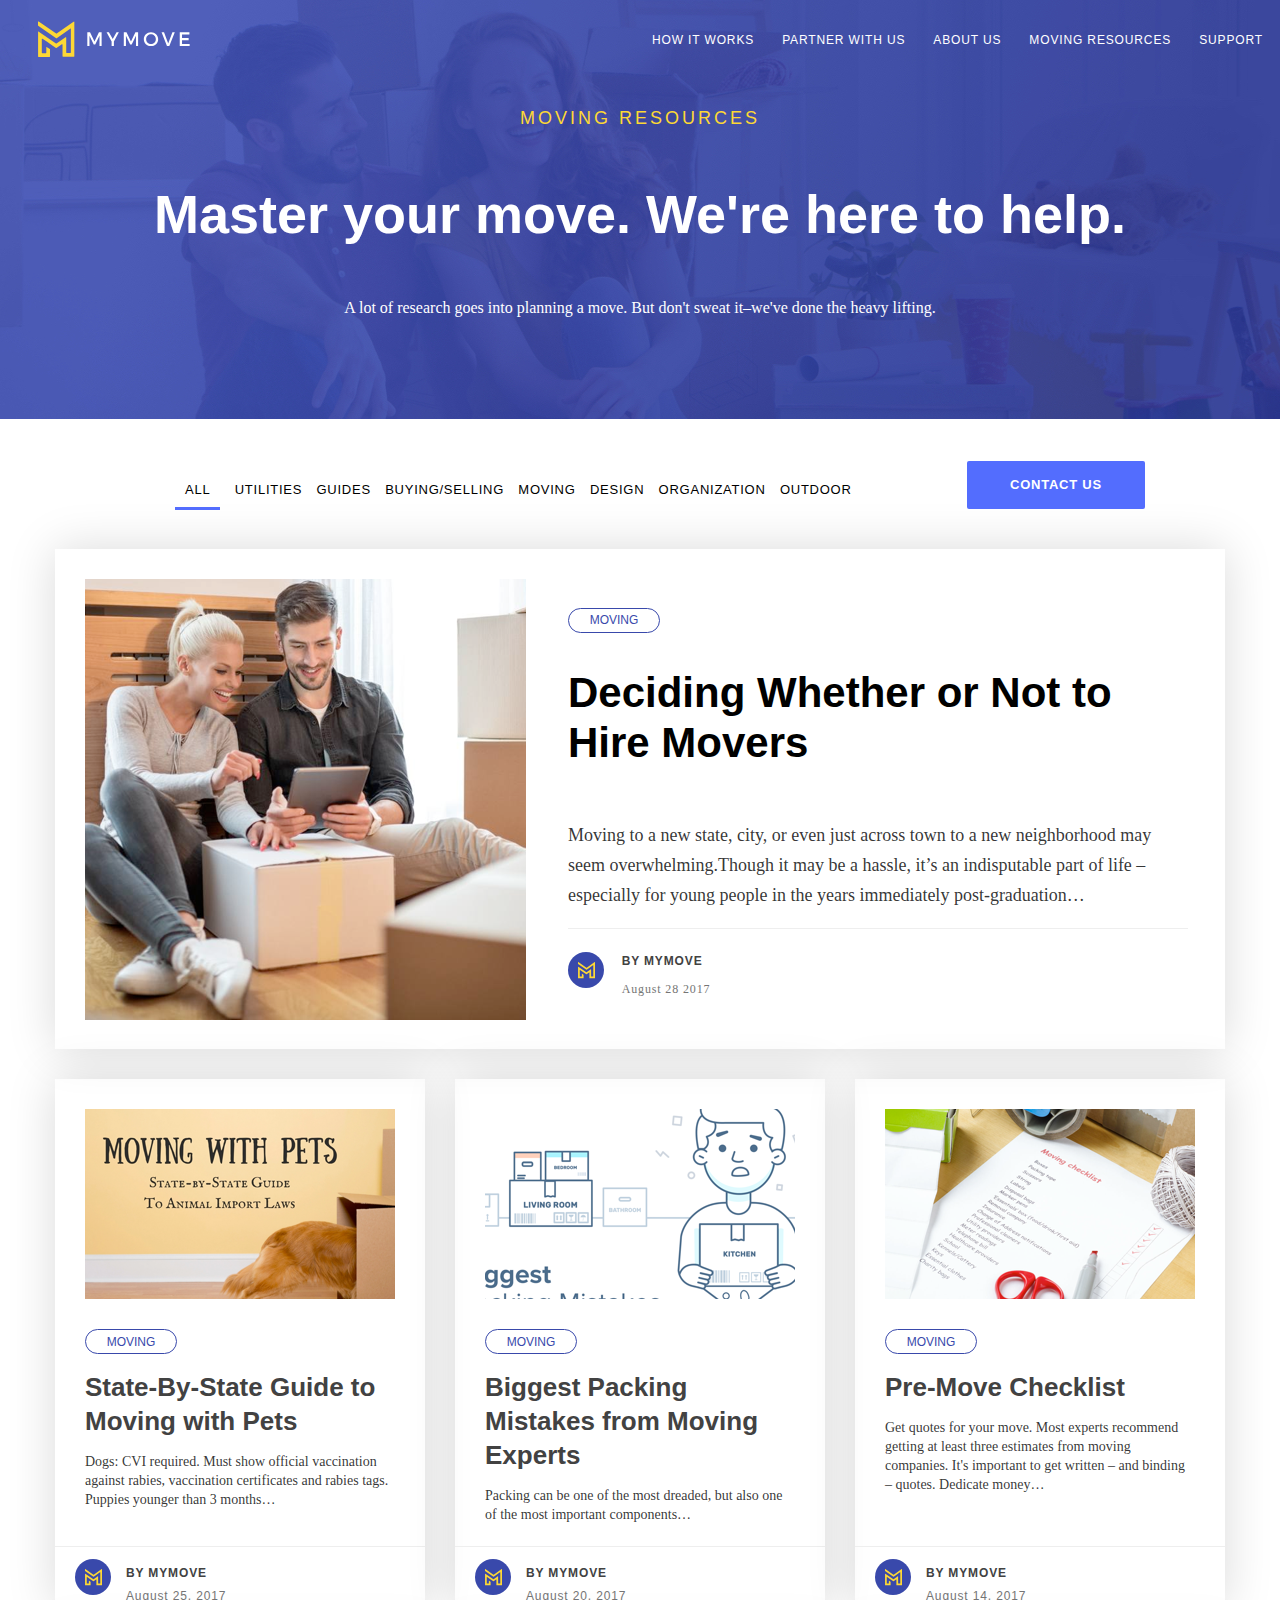
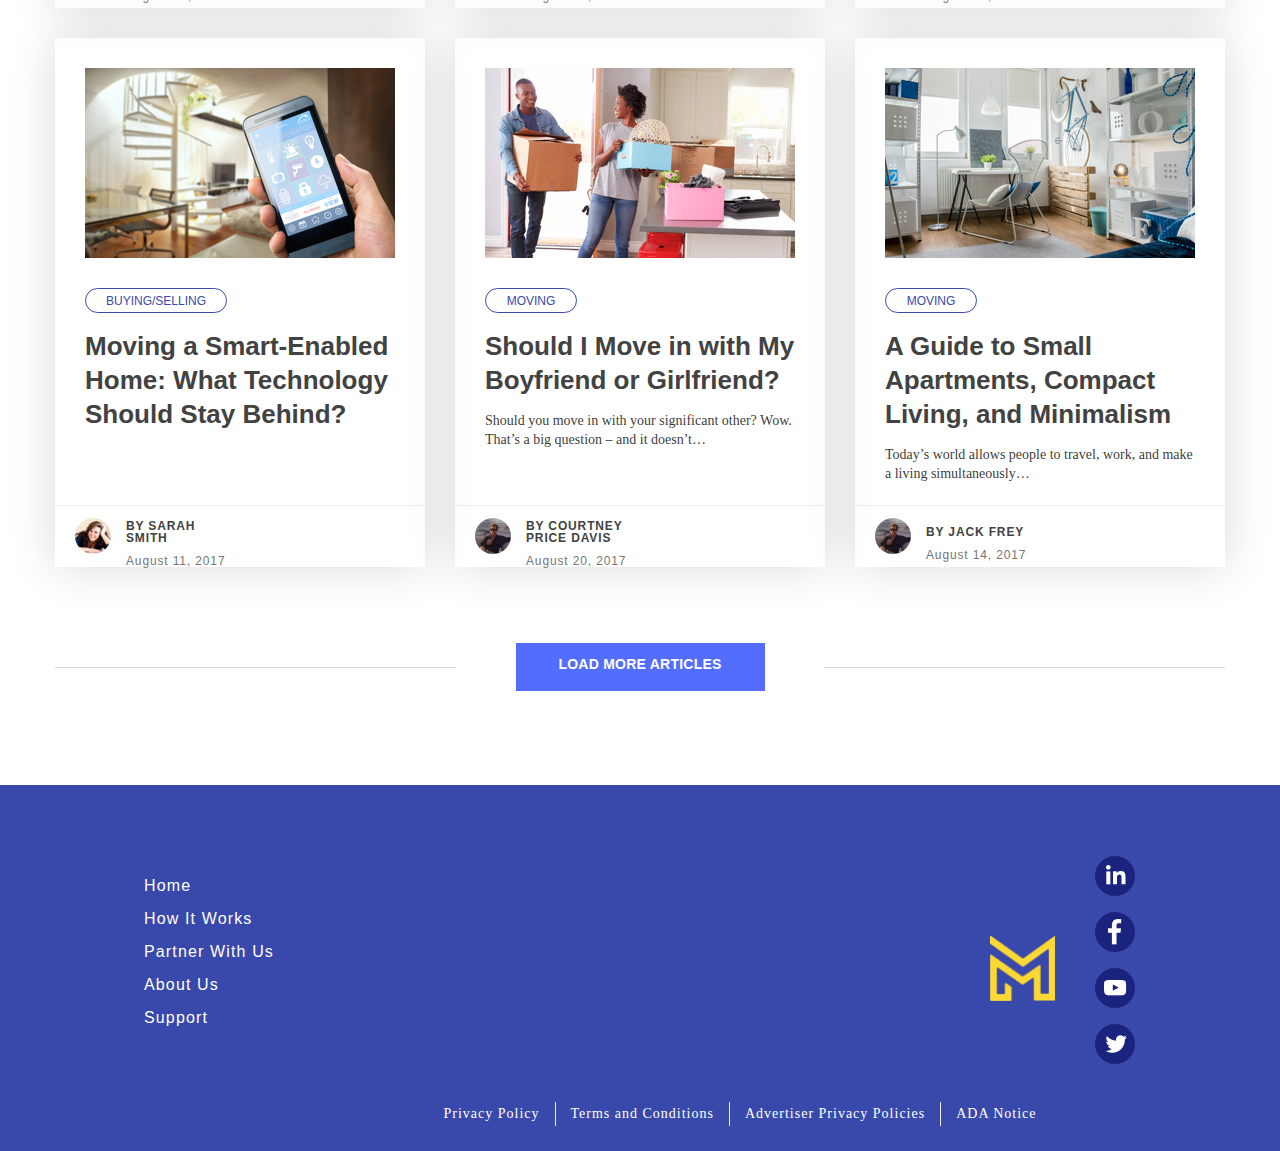
<file: index.html>
<!DOCTYPE html>
<html lang="en">

<head>
    <meta charset="UTF-8">
    <meta name="viewport" content="width=device-width, initial-scale=1.0">
    <meta http-equiv="X-UA-Compatible" content="ie=edge">
    <title>Master Your Move | MYMOVE</title>
    <link rel="icon" type="image/gif" href="assets/img/titleicon.png" />
    <link rel="stylesheet" href="assets/css/style.css">

</head>

<body>
    <header class="hero__container" >
        <nav class="hero__nav" >
                <!-- The <nav> element lets you mark up the various navigation sections of your website.  -->
            <div class="hero__nav--icon">
                <a href="#"><img src="assets/img/hero__logo.svg" alt="Hero image"></a>
            </div>
            <div class="topnav" >
                <!---TOP NAV-->
                <ul class="hero__nav__items">
                    <li><a href="#">how it works</a></li>
                    <li><a href="#">partner with us</a></li>
                    <li><a href="#">about us</a></li>
                    <li><a href="#">moving resources</a></li>
                    <li><a href="#">support</a></li>
                </ul>
                <div class="hero__nav__hamburger">
                    <a href="#" class="hero--icon" aria-label="Hero Icon"></a>
                </div>
            </div>
        </nav>
        <div class="hero__text__container">
            <p class="hero__text--yellow">moving resources</p>
            <p class="hero__text--big">Master your move. We're here to help.</p>
            <p class="hero__text--small">A lot of research goes into planning a move. But don't sweat it–we've done the heavy lifting.</p>
        </div>
    </header>

    <!--MAIN PAGE NAV-->
    <ul class="blog__nav__items">
        <li class="blog__nav__active"><a href="#">all</a></li>
        <li><a href="#">utilities</a></li>
        <li><a href="#">guides</a></li>
        <li><a href="#">buying/selling</a></li>
        <li><a href="#">moving</a></li>
        <li><a href="#">design</a></li>
        <li><a href="#">organization</a></li>
        <li><a href="#">outdoor</a></li>
        <li class="blog__nav__btn--purple"><a href="#">contact us</a></li>
    </ul>
    <main class="main" >
            <!-- The <main> tag specifies the main content of a document. -->
        <article class="main__blog" title="Deciding Whether or Not to Hire Movers">
                <!-- The <section> tags define the sections in a document outline. -->
            <div class="main__blog--text">
                <!-- <div> tag is a divider for content and is most used for dividing or styling elements -->
                <h2 class="main__blog__header"><a href="articles.html" class="main__blog__link">Deciding Whether or Not to Hire Movers </a></h2>
                <a href="#" class="main__blog__logo--small">moving</a>
                <p class="main__blog--small">Moving to a new state, city, or even just across town to a new neighborhood may seem overwhelming.Though it may be a hassle, it’s an indisputable part of life – especially for young people in the years immediately post-graduation…</p>
                <div class="main__blog--divider"></div>
                <div class="main__blog__credits">
                    <div class="mymove__log-small"></div>
                    <div class="main__blog__credits__text">
                        <p class="credits__author">by mymove</p>
                        <time datetime="2017-08-28">August 28 2017</time>
                    </div>
                </div>
            </div>
            <img src="assets/img/blogbigpicture.png" alt="Picture of husband and wife." class="main__blog__image">
            <!-- Only put <img> tag inside a <div> when you have text below it (<p>) -->
        </article>
        <div class="articles">
            <article class="sub" title="State-By-State Guide to Moving with Pets">
                    <!-- The <article> element represents an independent article in a web page. -->
                <div class="sub__topcontent">
                    <img src="assets/img/2blogpost.png" alt="Picture of a dog.">
                    <h2 class="sub__text--big">State-By-State Guide to Moving with Pets</h2>
                    <a href="#" class="blog--small__logo">moving</a>
                    <p class="sub__text--small">Dogs: CVI required. Must show official vaccination against rabies, vaccination certificates and rabies
                        tags. Puppies younger than 3 months…</p>
                </div>

                <div class="sub__bottomcontent">
                    <div class="blog__credits">
                        <div class="mymove__log-small"></div>
                        <div class="blog__credits__text">
                            <p class="blog__credits__author">by mymove</p>
                            <time datetime="2017-08-25">August 25, 2017</time>
                        </div>
                    </div>
                </div>
            </article>
            <article class="sub" title="Biggest Packing Mistakes from Moving Experts">
                <div class="sub__topcontent">
                    <img src="assets/img/3blogpost.png" alt="Diagram of packing mistakes.">
                    <a href="#" class="blog--small__logo">moving</a>
                    <h2 class="sub__text--big">Biggest Packing Mistakes from Moving Experts</h2>
                    <p class="sub__text--small">Packing can be one of the most dreaded, but also one of the most important components…</p>
                </div>
                <div class="sub__bottomcontent">
                        <div class="blog__credits">
                            <div class="mymove__log-small"></div>
                            <div class="blog__credits__text">
                                <p class="blog__credits__author">by mymove</p>
                                <time datetime="2017-08-20">August 20, 2017</time>
                            </div>
                        </div>
                    </div>
            </article>
            <article class="sub" title="Pre-Move Checklist">
                <div class="sub__topcontent">
                    <img src="assets/img/1blogpost.png" alt="Picture of a dog.">
                    <h2 class="sub__text--big">Pre-Move Checklist</h2>
                    <a href="#" class="blog--small__logo">moving</a>
                    <p class="sub__text--small">Get quotes for your move. Most experts recommend getting at least three estimates from moving companies.
                        It's important to get written – and binding – quotes. Dedicate money…</p>
                </div>
                <div class="sub__bottomcontent">
                        <div class="blog__credits">
                            <div class="mymove__log-small"></div>
                            <div class="blog__credits__text">
                                <p class="blog__credits__author">by mymove</p>
                                <time datetime="2017-08-14">August 14, 2017</time>
                            </div>
                        </div>
                    </div>
            </article>
            <article class="sub" title="Moving a Smart-Enabled Home: What Technology Should Stay Behind? ">
                <div class="sub__topcontent">
                    <img src="assets/img/4blogpost.png" alt="Picture of a dog.">
                    <a href="#" class="blog__special">buying/selling</a>
                    <h2 class="sub__text--big">Moving a Smart-Enabled Home: What Technology Should Stay Behind? </h2>
                    <p class="sub__text--small"></p>
                </div>
                <div class="sub__bottomcontent">
                        <div class="blog__credits">
                            <div class="sarah--logo"></div>
                            <div class="blog__credits__text">
                                <p class="blog__credits__author">by Sarah Smith</p>
                                <time datetime="2017-08-11">August 11, 2017</time>
                            </div>
                        </div>
                    </div>
            </article>
            <article class="sub" title="Should I Move in with My Boyfriend or Girlfriend?">
                <div class="sub__topcontent">
                    <img src="assets/img/5blogpost.png" alt="Picture of a dog.">
                    <a href="#" class="blog--small__logo">moving</a>
                    <h2 class="sub__text--big">Should I Move in with My Boyfriend or Girlfriend? </h2>
                    <p class="sub__text--small">Should you move in with your significant other? Wow. That’s a big question – and it doesn’t…</p>
                </div>

                <div class="sub__bottomcontent">
                        <div class="blog__credits">
                            <div class="jack--logo"></div>
                            <div class="blog__credits__text">
                                <p class="blog__credits__author">by Courtney Price Davis</p>
                                <time datetime="2017-08-20">August 20, 2017</time>
                            </div>
                        </div>
                </div>
            </article>
            <article class="sub" title="A Guide to Small Apartments, Compact Living, and Minimalism">
                <div class="sub__topcontent">
                    <img src="assets/img/6blogpost.png" alt="Picture of a dog.">
                    <a href="#" class="blog--small__logo">moving</a>
                    <h2 class="sub__text--big">A Guide to Small Apartments, Compact Living, and Minimalism</h2>
                    <p class="sub__text--small">Today’s world allows people to travel, work, and make a living simultaneously…</p>
                </div>
                <div class="sub__bottomcontent">
                        <div class="blog__credits">
                            <div class="jack--logo"></div>
                            <div class="blog__credits__text">
                                <p class="blog__credits__author">by Jack Frey</p>
                                <time datetime="2017-08-11">August 14, 2017</time>
                            </div>
                        </div>
                </div>
            </article>
            <div class="morearticles">
                <div class="morearticles__break"></div>
                <div class="morearticles__link">
                    <a href="articles.html">
                        <p>load more articles</p>
                    </a>
                </div>
                <div class="morearticles__break"></div>
            </div>
        </div>
    </main>
    <footer class="footer" >
            <ul class="footer__nav--left__items">
                <li><a href="index.html">Home</a></li>
                <li><a href="#">How It Works</a></li>
                <li><a href="#">Partner With Us</a></li>
                <li><a href="#">About Us</a></li>
                <li><a href="#">Support</a></li>
            </ul>
            <ul class="footer__nav--bottom">
                <li><a href="#">Privacy Policy</a></li>
                <li><a href="#">Terms and Conditions </a></li>
                <li><a href="#">Advertiser Privacy Policies </a></li>
                <li><a href="#">ADA Notice</a></li>
            </ul>
            <div class="footer__nav--right__logos">
                <a href="https://mymove.com/" class="mymove__footer--icon" aria-label="MyMove icon"></a>
                <ul>
                    <li class="footer--icon linkedin--icon"><a href="https://www.linkedin.com" aria-label="Link to LinkedIn"></a></li>
                    <li class="footer--icon facebook--icon"><a href="https://www.facebook.com" aria-label="Link to Facebook"></a></li>
                    <li class="footer--icon youtube--icon"><a href="https://www.youtube.com" aria-label="Link to YouTube"></a></li>
                    <li class="footer--icon twitter--icon"><a href="https://www.twitter.com" aria-label="Link to Twitter"></a></li>
                </ul>
            </div>
    </footer>
</body>

</html>
</file>
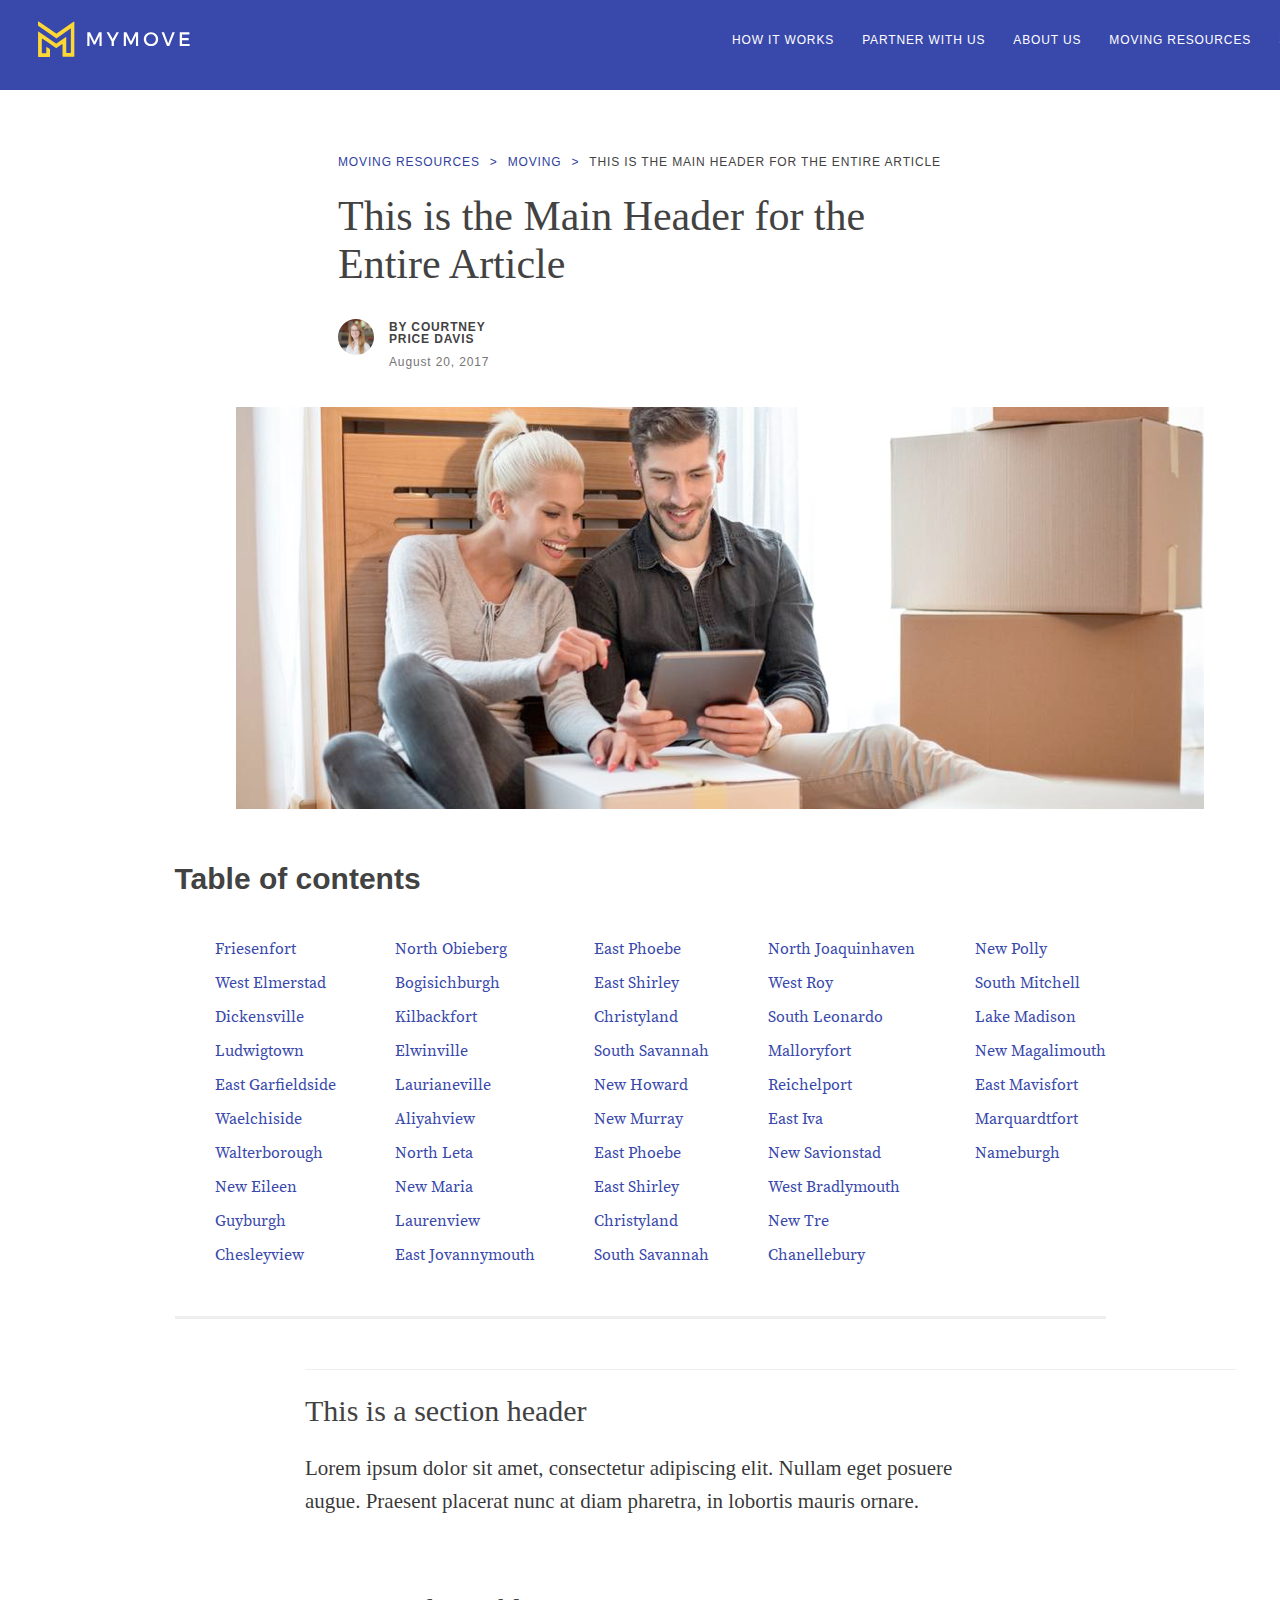
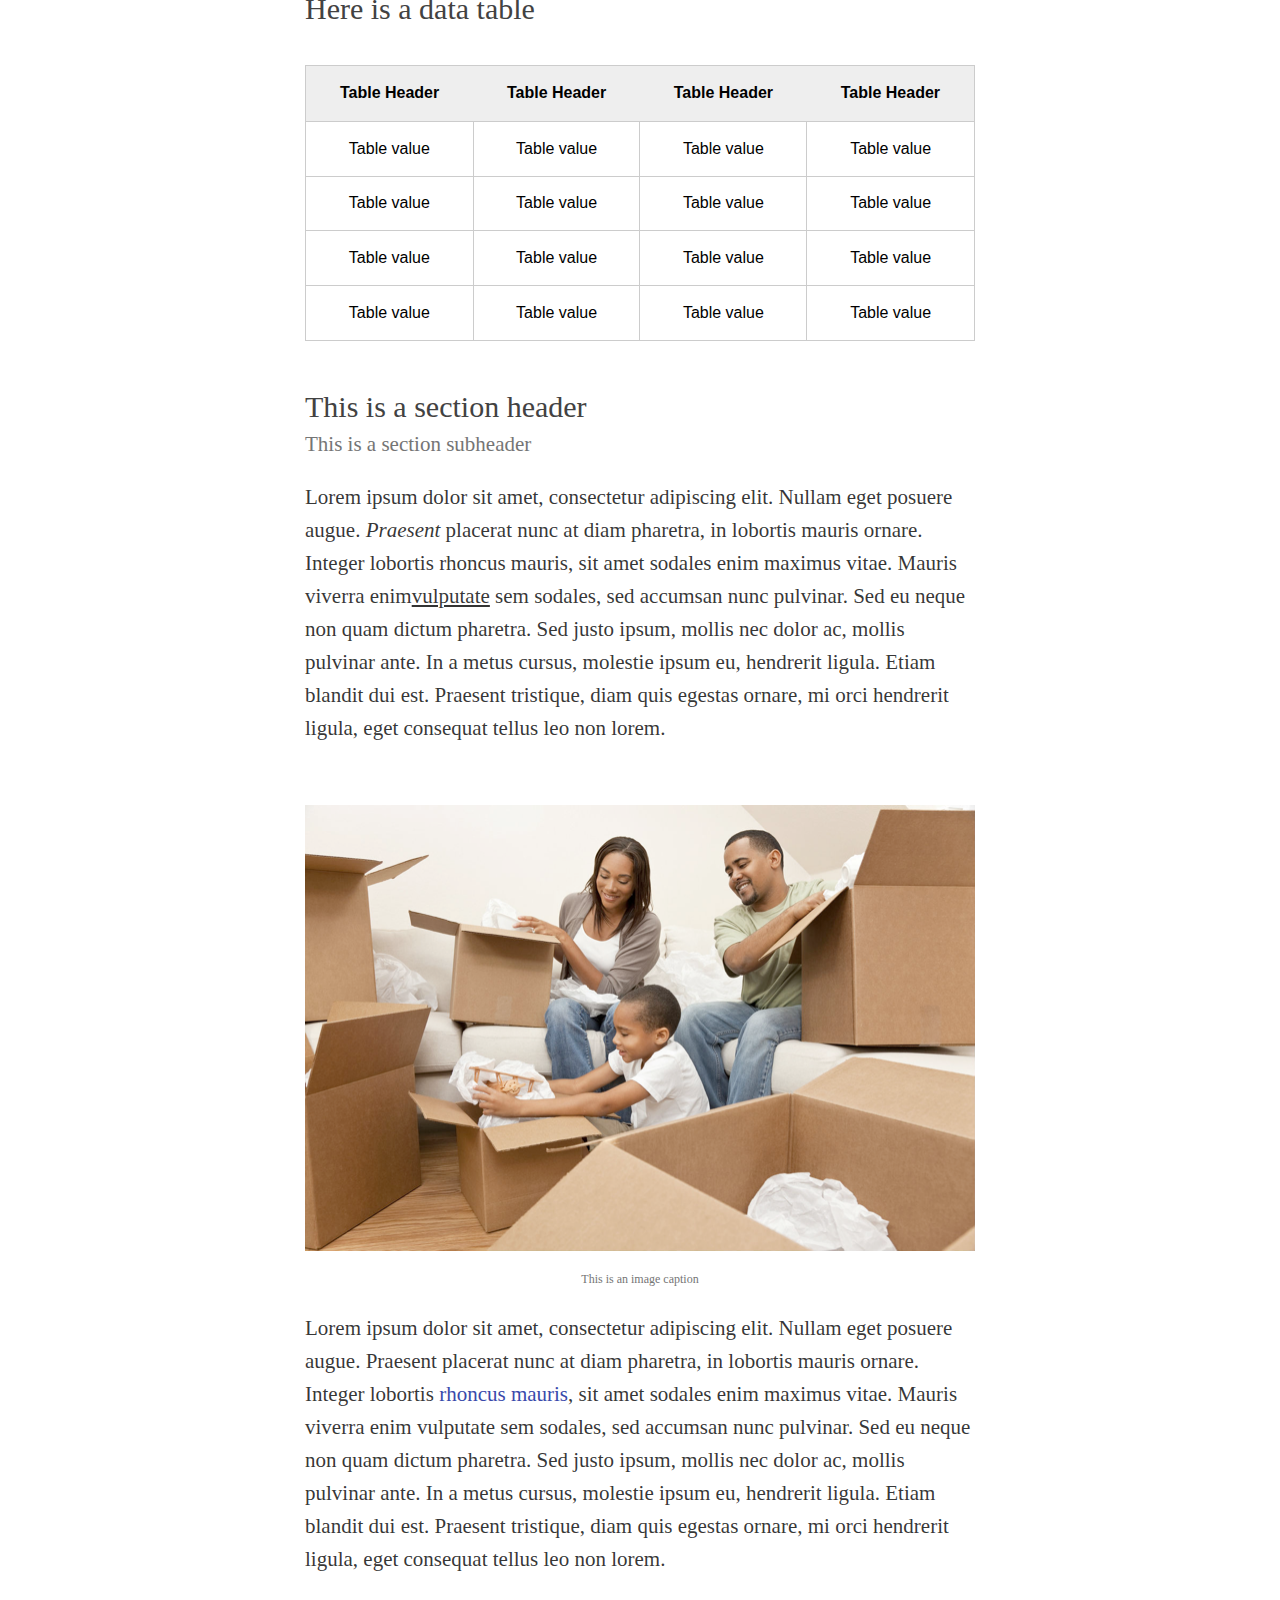
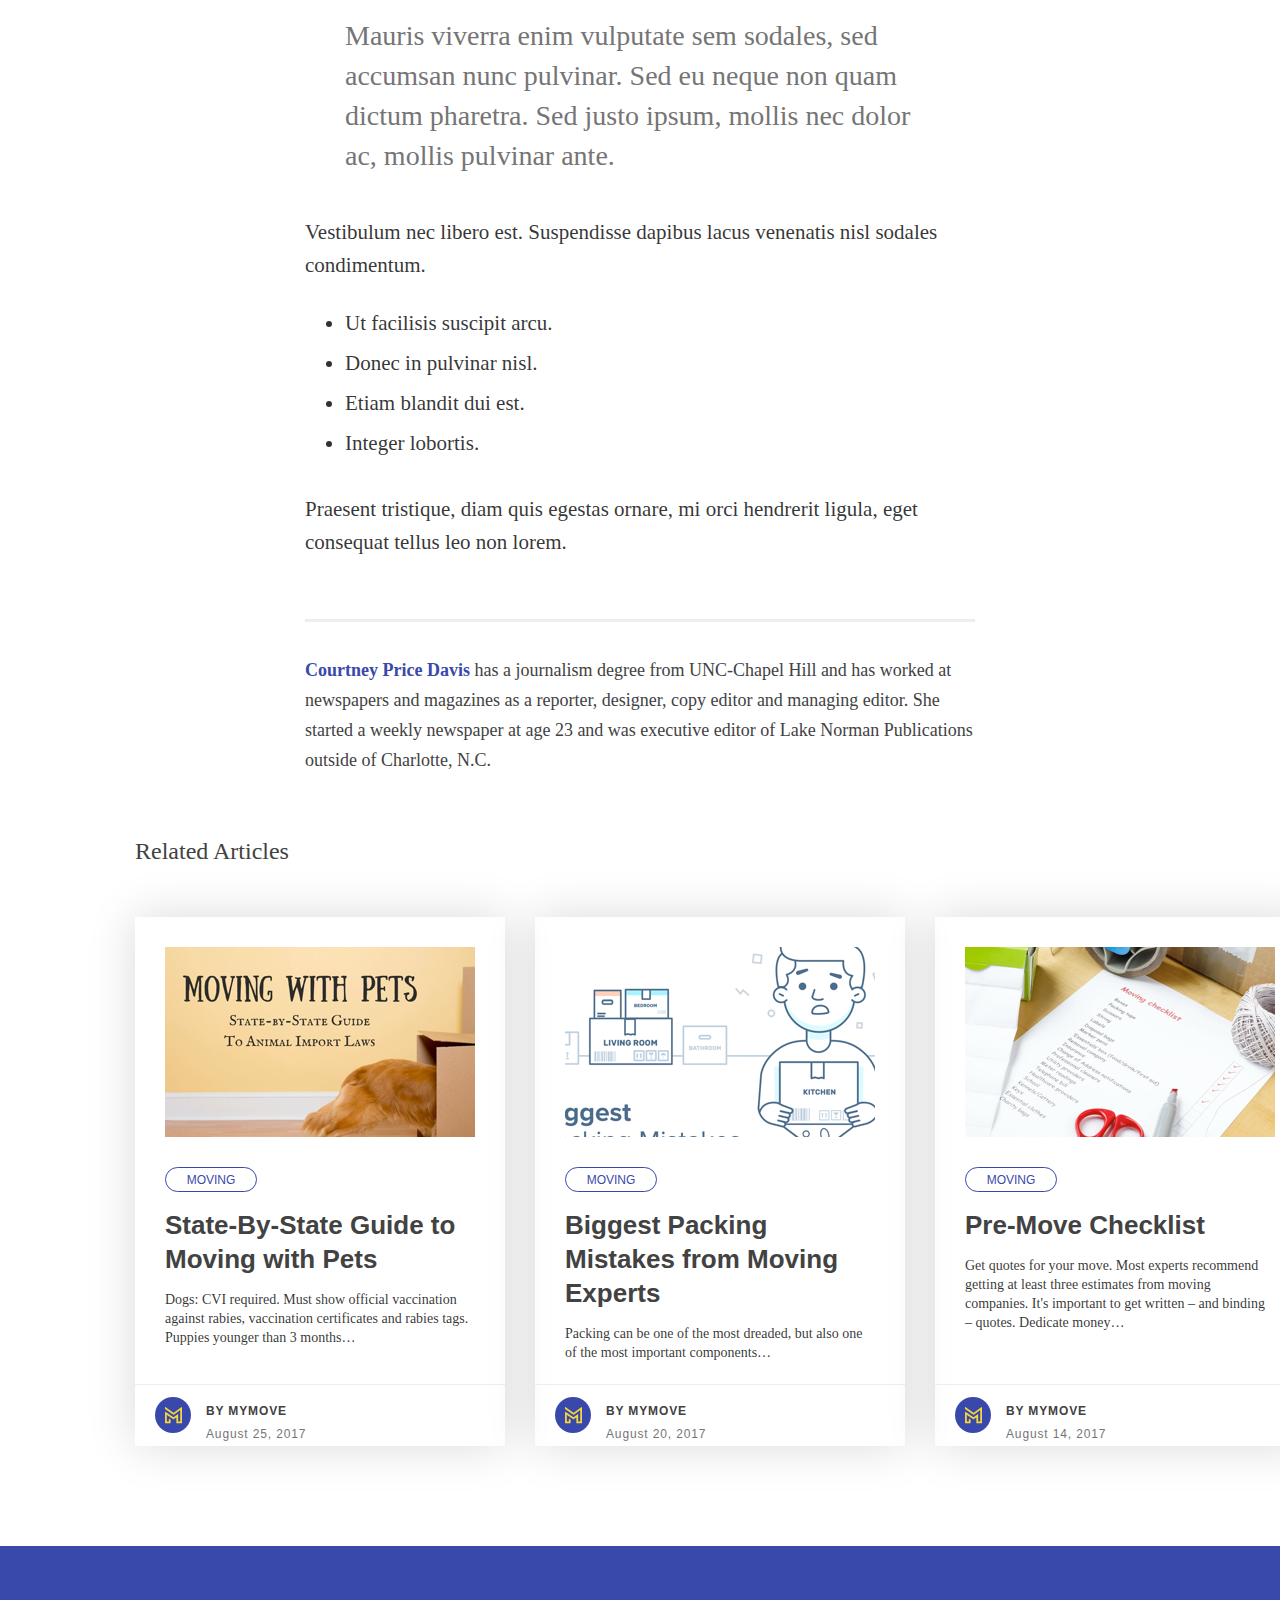
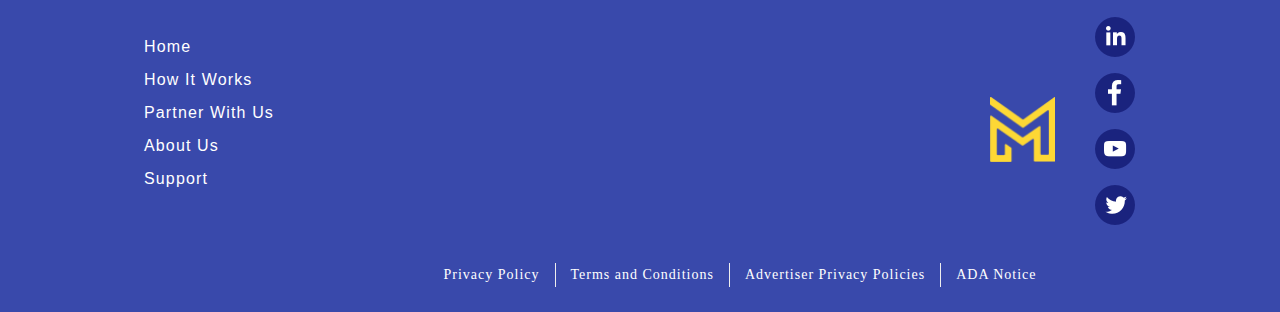
<file: articles.html>
<!DOCTYPE html>
<html lang="en">
    <head>
        <meta charset="UTF-8">
        <meta name="viewport" content="width=device-width, initial-scale=1.0">
        <meta http-equiv="X-UA-Compatible" content="ie=edge">
        <title>Moving | MYMOVE</title>
        <link rel="icon" type="image/gif" href="assets/img/titleicon.png" />
        <link rel="stylesheet" href="assets/css/style.css">
    </head>
    <body>
        <header class="moving__hero__container" >
            <nav class="hero__nav sticky" >
                <div class="hero__nav--icon">
                    <a href="index.html">
                        <img src="assets/img/hero__logo.svg" alt="Logo for hero">
                    </a>
                </div>
                <div class="topnav">
                    <!--TOP NAV-->
                    <ul class="hero__nav__items">
                        <li><a href="#">how it works</a></li>
                        <li><a href="#">partner with us</a></li>
                        <li><a href="#">about us</a></li>
                        <li><a href="#">moving resources</a></li>
                        <li><a href="#">support</a></li>
                    </ul>
                    <div class="hero__nav__hamburger">
                        <a href="#" class="hero--icon" aria-label="Hero Icon"></a>
                    </div>
                </div>
            </nav>
        </header>
        <main >
            <div class="article__top">
                <ul class="article__breadcrums">
                    <li>moving Resources </li>
                    <li>&gt;</li>
                    <li>Moving</li>
                    <li>&gt;</li>
                    <li>This is the Main Header for the Entire Article</li>
                </ul>
                <h1 class="article__header">This is the Main Header for the
                    <br> Entire Article</h1>
                <div class="blog__credits">
                    <div class="courtney--logo"></div>
                    <div class="blog__credits__text">
                        <p class="blog__credits__author">by Courtney Price Davis </p>
                        <time datetime="2017-08-25">August 20, 2017</time>
                    </div>
                </div>
            </div>
            <img src="assets/img/articlebig.png" alt="Picture of couple" class="article__img">
            <section class="article__toc" title="Table of contents">
                <h2 class="article__toc__header">Table of contents</h2>
                <div class="article__toc__lists">
                    <div>
                        <ul>
                            <li>Friesenfort</li>
                            <li>West Elmerstad</li>
                            <li>Dickensville</li>
                            <li>Ludwigtown</li>
                            <li>East Garfieldside</li>
                            <li>Waelchiside</li>
                            <li>Walterborough</li>
                            <li>New Eileen</li>
                            <li>Guyburgh</li>
                            <li>Chesleyview</li>
                        </ul>
                    </div>

                    <div>
                        <ul>
                            <li>North Obieberg</li>
                            <li>Bogisichburgh</li>
                            <li>Kilbackfort</li>
                            <li>Elwinville</li>
                            <li>Laurianeville</li>
                            <li>Aliyahview</li>
                            <li>North Leta</li>
                            <li>New Maria</li>
                            <li>Laurenview</li>
                            <li>East Jovannymouth</li>
                        </ul>
                    </div>
                    <div>
                        <ul>
                            <li>East Phoebe</li>
                            <li>East Shirley</li>
                            <li>Christyland</li>
                            <li>South Savannah</li>
                            <li>New Howard</li>
                            <li>New Murray</li>
                            <li>East Phoebe</li>
                            <li>East Shirley</li>
                            <li>Christyland</li>
                            <li>South Savannah</li>
                        </ul>
                    </div>
                    <div>
                        <ul>
                            <li>North Joaquinhaven</li>
                            <li>West Roy</li>
                            <li>South Leonardo</li>
                            <li>Malloryfort</li>
                            <li>Reichelport</li>
                            <li>East Iva</li>
                            <li>New Savionstad</li>
                            <li>West Bradlymouth</li>
                            <li>New Tre</li>
                            <li>Chanellebury</li>
                        </ul>
                    </div>
                    <div>
                        <ul>
                            <li>New Polly</li>
                            <li>South Mitchell</li>
                            <li>Lake Madison</li>
                            <li>New Magalimouth</li>
                            <li>East Mavisfort</li>
                            <li>Marquardtfort</li>
                            <li>Nameburgh</li>
                        </ul>
                    </div>
                </div>
            </section>

            <div class="article__main__wrapper">
                <section class="secondsec" title="This is a section header">
                    <div class="section--divider"></div>
                    <h2 class="secondsec__header">This is a section header</h2>
                    <p class="secondsec__text">Lorem ipsum dolor sit amet, consectetur adipiscing elit. Nullam eget posuere augue.
                        Praesent placerat nunc at diam pharetra, in lobortis mauris ornare.</p>
                </section>
                <section class="thirdsec" title="Here is table data.">
                    <h2 class="thirdsec__header">Here is a data table</h2>
                    <table class="thirdsec__table">
                        <thead class="thirdsec__table__head">
                            <tr>
                                <th>Table Header</th>
                                <th>Table Header</th>
                                <th>Table Header</th>
                                <th>Table Header</th>
                            </tr>
                        </thead>
                        <tbody class="thirdsec__table__body">
                            <tr>
                                <td>Table value</td>
                                <td>Table value</td>
                                <td>Table value</td>
                                <td>Table value</td>
                            </tr>
                            <tr>
                                <td>Table value</td>
                                <td>Table value</td>
                                <td>Table value</td>
                                <td>Table value</td>
                            </tr>
                            <tr>
                                <td>Table value</td>
                                <td>Table value</td>
                                <td>Table value</td>
                                <td>Table value</td>
                            </tr>
                            <tr>
                                <td>Table value</td>
                                <td>Table value</td>
                                <td>Table value</td>
                                <td>Table value</td>
                            </tr>
                        </tbody>
                    </table>
                </section>
                <article class="fourthsec" title="This is a section header">
                    <h2 class="fourthsec--primary__header">This is a section header</h2>
                    <h3 class="fourthsec--secondary__header">This is a section subheader</h3>
                    <p class="fourthsec--primary__text">Lorem ipsum dolor sit amet, consectetur adipiscing elit. Nullam eget
                        posuere augue. <i>Praesent</i> placerat nunc at diam pharetra, in lobortis mauris ornare. Integer lobortis rhoncus mauris,
                        sit amet sodales enim maximus vitae. Mauris viverra enim<u>vulputate</u> sem sodales, sed accumsan nunc pulvinar. Sed eu neque non quam dictum pharetra. Sed justo ipsum, mollis nec dolor ac, mollis pulvinar ante. In a metus cursus, molestie ipsum eu, hendrerit ligula. Etiam blandit dui est. Praesent tristique, diam quis egestas ornare, mi orci hendrerit ligula, eget consequat tellus leo non lorem.</p>
                    <figure class="fourthsec__fig">
                        <img src="assets/img/articlesubimg.png" alt="Picture of family.">
                        <figcaption class="fourthsec__figcaption">This is an image caption</figcaption>
                    </figure>
                    <p class="fourthsec--secondary__text">Lorem ipsum dolor sit amet, consectetur adipiscing elit. Nullam eget
                        posuere augue. Praesent placerat nunc at diam pharetra, in lobortis mauris ornare. Integer lobortis
                        <span class="color--purple">rhoncus mauris</span>, sit amet sodales enim maximus vitae. Mauris viverra
                        enim vulputate sem sodales, sed accumsan nunc pulvinar. Sed eu neque non quam dictum pharetra. Sed justo
                        ipsum, mollis nec dolor ac, mollis pulvinar ante. In a metus cursus, molestie ipsum eu, hendrerit ligula.
                        Etiam blandit dui est. Praesent tristique, diam quis egestas ornare, mi orci hendrerit ligula, eget consequat
                        tellus leo non lorem.
                    </p>
                    <blockquote class="fourthsec__quote">Mauris viverra enim vulputate sem sodales, sed accumsan nunc pulvinar.
                        Sed eu neque non quam dictum pharetra. Sed justo ipsum, mollis nec dolor ac, mollis pulvinar ante.</blockquote>
                    <p class="fourthsec--tertiary__text">Vestibulum nec libero est. Suspendisse dapibus lacus venenatis nisl
                        sodales condimentum. </p>
                    <ul class="fourthsec__listitems">
                        <li>Ut facilisis suscipit arcu.</li>
                        <li>Donec in pulvinar nisl.</li>
                        <li>Etiam blandit dui est.</li>
                        <li>Integer lobortis.</li>
                    </ul>
                    <p class="fourthsec--quaternary__text">Praesent tristique, diam quis egestas ornare, mi orci hendrerit ligula,
                        eget consequat tellus leo non lorem.</p>
                    <div class="fourthsec__footer">
                        <p class="fourthsec__footer__text">
                            <span class="color--blue">Courtney Price Davis</span> has a journalism degree from UNC-Chapel Hill
                            and has worked at newspapers and magazines as a reporter, designer, copy editor and managing editor.
                            She started a weekly newspaper at age 23 and was executive editor of Lake Norman Publications outside
                            of Charlotte, N.C.
                        </p>
                    </div>
                </article>
            </div>
        </main>

        <section class="footer--secondary" aria-label="Primary">

            <section class="fifthsec">
                <h2 class="fifthsec__heading">Related Articles</h2>
                <div class="articles">
                    <article class="sub">
                        <div class="sub__topcontent">
                            <h2 class="sub__text--big">State-By-State Guide to Moving with Pets</h2>
                            <img src="assets/img/2blogpost.png" alt="Picture of a dog.">
                            <p class="sub__text--small">Dogs: CVI required. Must show official vaccination against rabies, vaccination
                                certificates and rabies tags. Puppies younger than 3 months…</p>
                            <a href="#" class="blog--small__logo">moving</a>
                        </div>
                        <div class="sub__bottomcontent">
                                <div class="blog__credits">
                                    <div class="mymove__log-small"></div>
                                    <div class="blog__credits__text">
                                        <p class="blog__credits__author">by mymove</p>
                                        <time datetime="2017-08-25">August 25, 2017</time>
                                    </div>
                                </div>
                            </div>
                    </article>
                    <article class="sub">
                        <div class="sub__topcontent">
                            <h2 class="sub__text--big">Biggest Packing Mistakes from Moving Experts</h2>
                            <img src="assets/img/3blogpost.png" alt="Diagram of packing mistakes.">
                            <p class="sub__text--small">Packing can be one of the most dreaded, but also one of the most important
                                components…
                            </p>
                            <a href="#" class="blog--small__logo">moving</a>
                        </div>

                        <div class="sub__bottomcontent">
                                <div class="blog__credits">
                                    <div class="mymove__log-small"></div>
                                    <div class="blog__credits__text">
                                        <p class="blog__credits__author">by mymove</p>
                                        <time datetime="2017-08-20">August 20, 2017</time>
                                    </div>
                                </div>
                            </div>
                    </article>
                    <article class="sub">
                        <div class="sub__topcontent">
                            <h2 class="sub__text--big">Pre-Move Checklist</h2>
                            <img src="assets/img/1blogpost.png" alt="Picture of a dog.">
                            <p class="sub__text--small">Get quotes for your move. Most experts recommend getting at least three
                                estimates from moving companies. It's important to get written – and binding – quotes. Dedicate
                                money…
                            </p>
                            <a href="#" class="blog--small__logo">moving</a>
                        </div>

                        <div class="sub__bottomcontent">
                            <div class="blog__credits">
                                <div class="mymove__log-small"></div>
                                <div class="blog__credits__text">
                                    <p class="blog__credits__author">by mymove</p>
                                    <time datetime="2017-08-25">August 14, 2017</time>
                                </div>
                            </div>
                        </div>
                    </article>
                </div>
            </section>
        </section>


        <footer class="footer" >

            <ul class="footer__nav--left__items">
                <li><a href="index.html">Home</a></li>
                <li><a href="#">How It Works</a></li>
                <li><a href="#">Partner With Us</a></li>
                <li><a href="#">About Us</a></li>
                <li><a href="#">Support</a></li>
            </ul>
            <ul class="footer__nav--bottom">
                <li><a href="#">Privacy Policy</a></li>
                <li><a href="#">Terms and Conditions </a></li>
                <li><a href="#">Advertiser Privacy Policies </a></li>
                <li><a href="#">ADA Notice</a></li>
            </ul>
            <div class="footer__nav--right__logos">
                <a href="https://mymove.com/" class="mymove__footer--icon" aria-label="MyMove icon"></a>
                <ul>
                    <li class="footer--icon linkedin--icon"><a href="https://www.linkedin.com" aria-label="Link to LinkedIn"></a></li>
                    <li class="footer--icon facebook--icon"><a href="https://www.facebook.com" aria-label="Link to Facebook"></a></li>
                    <li class="footer--icon youtube--icon"><a href="https://www.youtube.com" aria-label="Link to YouTube"></a></li>
                    <li class="footer--icon twitter--icon"><a href="https://www.twitter.com" aria-label="Link to Twitter"></a></li>
                </ul>
            </div>
        </footer>
    </body>

</html>
</file>
<file: assets/css/style.css>
@import url("reset.css");
@font-face {
  font-family: "Open Sans Bold";
  src: url("../fonts/OpenSans-Bold.ttf");
}

@font-face {
  font-family: "Open Sans Regular";
  src: url("../fonts/OpenSans-Regular.ttf");
}

@font-face {
  font-family: "Montserrat Bold";
  src: url("../fonts/rv-montserrat-bold.ttf");
}

@font-face {
  font-family: "Montserrat Light";
  src: url("../fonts/rv-montserrat-light.ttf");
}

@font-face {
  font-family: "Montserrat Regular";
  src: url("../fonts/rv-montserrat-regular.ttf");
}

@font-face {
  font-family: "Montserrat Semibold";
  src: url("../fonts/rv-montserrat-semibold.ttf");
}

@font-face {
  font-family: "Source Serif";
  src: url("../fonts/SourceSerifPro-Semibold.otf");
}

@font-face {
  font-family: "Source Serif-Reg";
  src: url("../fonts/SourceSerifPro-Regular.ttf");
}

body {
  max-width: 1440px;
}

.sticky {
  background: #3949ab;
  position: fixed;
  top: 0;
}

.hero__container {
  position: relative;
  background-image: url("../img/newbgheroimg.jpg");
  background-repeat: no-repeat;
  font-family: "Montserrat", sans-serif;
  width: 100%;
  height: 419px;
  text-align: center;
}

.hero__container .hero__nav {
  top: 0;
  display: -webkit-box;
  display: -ms-flexbox;
  display: flex;
  height: 90px;
  width: 1440px;
  -webkit-box-align: center;
      -ms-flex-align: center;
          align-items: center;
}

.hero__container .fixed {
  position: fixed;
  top: 0;
}

.hero__container .topnav {
  display: -webkit-box;
  display: -ms-flexbox;
  display: flex;
  -webkit-box-pack: end;
      -ms-flex-pack: end;
          justify-content: flex-end;
  width: 100%;
  -webkit-box-align: center;
      -ms-flex-align: center;
          align-items: center;
}

.hero__container .hero__nav--icon {
  height: 49px;
  width: 49px;
  margin-left: 38px;
}

.hero__container .hero__nav__items {
  padding: 0;
  display: -webkit-box;
  display: -ms-flexbox;
  display: flex;
  font-family: "Montserrat", sans-serif;
  -webkit-box-pack: space-evenly;
      -ms-flex-pack: space-evenly;
          justify-content: space-evenly;
  width: 667px;
  height: 24px;
  margin-top: 12px;
  margin-bottom: 13px;
  letter-spacing: 0.86px;
  text-transform: uppercase;
}

.hero__container .hero__nav__items li {
  color: #fff;
  font-size: 12px;
}

.hero__container .hero__nav__items li a:hover {
  border-bottom: 3px solid white;
}

.hero__container .hero__nav__items li a {
  text-decoration: none;
  color: #fff;
}

.hero__container .hero__nav__hamburger {
  margin: 0 40px;
}

.hero__container .hero__text__container {
  font-size: 3em;
}

.hero__container .hero__text__container .hero__text--yellow {
  font-size: 18px;
  font-weight: normal;
  color: #fdd835;
  text-transform: uppercase;
  letter-spacing: 3px;
}

.hero__container .hero__text__container .hero__text--big {
  font-size: 54px;
  font-weight: bold;
  color: #fff;
}

.hero__container .hero__text__container .hero__text--small {
  font-size: 16px;
  color: #fff;
  font-family: Georgia, "Times New Roman", Times, serif;
}

.blog__nav__items {
  letter-spacing: 0.75px;
  height: 48px;
  display: -webkit-box;
  display: -ms-flexbox;
  display: flex;
  -webkit-box-pack: justify;
      -ms-flex-pack: justify;
          justify-content: space-between;
  margin: 42px 135px 40px 135px;
  -webkit-box-align: center;
      -ms-flex-align: center;
          align-items: center;
  line-height: 48px;
  text-transform: uppercase;
  list-style: none;
}

.blog__nav__items li {
  margin-top: 12px;
  margin-bottom: 3px;
  font-size: 13px;
}

.blog__nav__items li a {
  text-decoration: none;
  color: black;
}

.blog__nav__items .blog__nav__active a {
  padding: 10px;
  border-bottom: #536dfe 3px solid;
}

.blog__nav__items .blog__nav__btn--purple {
  margin: 0 0 0 101px;
  width: 178px;
  font-weight: 600;
  background: #536dfe;
  color: #fff;
  text-align: center;
  border-radius: 2px;
}

.blog__nav__items .blog__nav__btn--purple a {
  text-decoration: none;
  color: #fff;
}

.main {
  margin: auto;
  max-width: 1170px;
}

.main__blog {
  display: -webkit-box;
  display: -ms-flexbox;
  display: flex;
  -webkit-box-align: center;
      -ms-flex-align: center;
          align-items: center;
  height: 500px;
  background: #fff;
  -webkit-box-shadow: 0 0 45px 0 rgba(0, 0, 0, 0.15);
          box-shadow: 0 0 45px 0 rgba(0, 0, 0, 0.15);
}

.main__blog .main__blog__image {
  -webkit-box-ordinal-group: 0;
      -ms-flex-order: -1;
          order: -1;
  max-height: 441px;
  width: 441px;
  margin: 30px 42px 29px 30px;
}

.main__blog .main__blog--text {
  max-width: 608px;
  max-height: 410px;
  display: -webkit-box;
  display: -ms-flexbox;
  display: flex;
  -webkit-box-orient: vertical;
  -webkit-box-direction: normal;
      -ms-flex-direction: column;
          flex-direction: column;
}

.main__blog .main__blog--text a {
  -webkit-box-pack: center;
      -ms-flex-pack: center;
          justify-content: center;
}

.main__blog .main__blog--text .main__blog--divider {
  background: #eeeeee;
  height: 1px;
  width: 620px;
}

.main__blog .main__blog--text .main__blog__logo--small {
  -webkit-box-ordinal-group: 0;
      -ms-flex-order: -1;
          order: -1;
  border: 1px solid #3949ab;
  border-radius: 100px;
  text-decoration: none;
  width: 92px;
  height: 25px;
  font-size: 12px;
  color: #3949ab;
  letter-spacing: 0;
  text-align: center;
  display: -webkit-box;
  display: -ms-flexbox;
  display: flex;
  -webkit-box-align: center;
      -ms-flex-align: center;
          align-items: center;
  text-transform: uppercase;
}

.main__blog .main__blog--text .main__blog__logo--small p {
  text-align: center;
  margin: 0 auto;
}

.main__blog .main__blog--text .main__blog__header {
  font-family: "Montserrat", sans-serif;
  font-size: 42px;
  color: #424242;
  letter-spacing: 0;
  line-height: 50px;
  font-weight: bold;
}

.main__blog .main__blog--text .main__blog__header a {
  text-decoration: none;
  color: #000;
}

.main__blog .main__blog--text .main__blog__header a:hover {
  color: #3949ab;
}

.main__blog .main__blog--text .main__blog--small {
  font-family: Georgia;
  font-size: 18px;
  color: rgba(0, 0, 0, 0.8);
  letter-spacing: 0;
  line-height: 30px;
}

.main__blog .main__blog--text .main__blog__credits {
  display: -webkit-box;
  display: -ms-flexbox;
  display: flex;
  -webkit-box-orient: vertical;
  -webkit-box-direction: normal;
      -ms-flex-flow: column wrap;
          flex-flow: column wrap;
  height: 41px;
  width: 145px;
  margin-top: 20px;
  -webkit-box-pack: center;
      -ms-flex-pack: center;
          justify-content: center;
}

.main__blog .main__blog--text .main__blog__credits .main__blog__credits__text {
  margin-left: 15px;
}

.main__blog .main__blog--text .main__blog__credits .main__blog__credits__text .credits__author {
  font-family: "Montserrat", sans-serif;
  font-size: 12px;
  color: #424242;
  letter-spacing: 0.86px;
  font-weight: 600;
  line-height: 1;
  text-transform: uppercase;
}

.main__blog .main__blog--text .main__blog__credits .main__blog__credits__text p, .main__blog .main__blog--text .main__blog__credits .main__blog__credits__text time {
  font-family: Georgia;
  font-size: 12px;
  color: #757575;
  letter-spacing: 0.86px;
  line-height: 0;
}

.articles {
  display: -webkit-box;
  display: -ms-flexbox;
  display: flex;
  -webkit-box-orient: horizontal;
  -webkit-box-direction: normal;
      -ms-flex-flow: row wrap;
          flex-flow: row wrap;
  -webkit-box-pack: justify;
      -ms-flex-pack: justify;
          justify-content: space-between;
}

.articles .sub {
  margin-top: 30px;
  width: 370px;
  max-height: 549px;
  -webkit-box-shadow: 0 0 45px 0 rgba(0, 0, 0, 0.15);
          box-shadow: 0 0 45px 0 rgba(0, 0, 0, 0.15);
}

.articles .sub .sub__topcontent {
  height: calc(549px - 81px);
  display: -webkit-box;
  display: -ms-flexbox;
  display: flex;
  -webkit-box-orient: vertical;
  -webkit-box-direction: normal;
      -ms-flex-direction: column;
          flex-direction: column;
  padding: 30px 30px 0 30px;
  padding-bottom: 0;
  border-bottom: 1px solid #eeeeee;
}

.articles .sub .sub__bottomcontent {
  height: 61px;
}

.articles .sub .sub__bottomcontent .blog__credits {
  -webkit-box-ordinal-group: 6;
      -ms-flex-order: 5;
          order: 5;
  display: -webkit-box;
  display: -ms-flexbox;
  display: flex;
  -webkit-box-orient: vertical;
  -webkit-box-direction: normal;
      -ms-flex-flow: column wrap;
          flex-flow: column wrap;
  height: 41px;
  width: 156px;
  -webkit-box-pack: center;
      -ms-flex-pack: center;
          justify-content: center;
  padding: 30px 20px;
}

.articles .sub .sub__bottomcontent .blog__credits .blog__credits__text {
  line-height: 0.5;
  margin-left: 15px;
}

.articles .sub .sub__bottomcontent .blog__credits .blog__credits__text .blog__credits__author {
  font-family: "Montserrat", sans-serif;
  font-size: 12px;
  color: #424242;
  letter-spacing: 0.86px;
  font-weight: 600;
  line-height: 1;
  text-transform: uppercase;
}

.articles .sub .sub__bottomcontent .blog__credits .blog__credits__text p, .articles .sub .sub__bottomcontent .blog__credits .blog__credits__text time {
  font-family: "Montserrat", sans-serif;
  font-size: 12px;
  color: #757575;
  letter-spacing: 0.86px;
  line-height: 0;
}

.articles .sub .sub__text--big {
  font-family: "Montserrat", sans-serif;
  font-weight: bold;
  font-size: 26px;
  color: #424242;
  letter-spacing: 0;
  line-height: 34px;
  -webkit-box-ordinal-group: 3;
      -ms-flex-order: 2;
          order: 2;
  margin: 0;
}

.articles .sub .sub__text--small {
  -webkit-box-ordinal-group: 5;
      -ms-flex-order: 4;
          order: 4;
  font-family: Georgia;
  font-size: 14px;
  color: rgba(0, 0, 0, 0.8);
  letter-spacing: 0;
  line-height: 19px;
}

.articles .sub .blog__special {
  -webkit-box-ordinal-group: 2;
      -ms-flex-order: 1;
          order: 1;
  margin: 30px 0px 16px 0;
  border: 1px solid #3949ab;
  border-radius: 100px;
  text-decoration: none;
  width: 142px;
  height: 25px;
  font-size: 12px;
  color: #3949ab;
  -webkit-box-pack: center;
      -ms-flex-pack: center;
          justify-content: center;
  display: -webkit-box;
  display: -ms-flexbox;
  display: flex;
  -webkit-box-align: center;
      -ms-flex-align: center;
          align-items: center;
  text-transform: uppercase;
}

.articles .sub .blog__special p, .articles .sub .blog__special time {
  text-align: center;
  margin: 0 auto;
}

.articles .sub .blog--small__logo {
  -webkit-box-ordinal-group: 2;
      -ms-flex-order: 1;
          order: 1;
  margin: 30px 0px 16px 0;
  border: 1px solid #3949ab;
  border-radius: 100px;
  text-decoration: none;
  width: 92px;
  height: 25px;
  font-size: 12px;
  color: #3949ab;
  display: -webkit-box;
  display: -ms-flexbox;
  display: flex;
  -webkit-box-align: center;
      -ms-flex-align: center;
          align-items: center;
  text-transform: uppercase;
  -webkit-box-pack: center;
      -ms-flex-pack: center;
          justify-content: center;
}

.articles .sub .blog--small__logo p, .articles .sub .blog--small__logo time, .articles .sub .blog--small__logo a {
  text-align: center;
  margin: 0 auto;
}

.articles .morearticles {
  width: 1171px;
  height: 48px;
  display: -webkit-box;
  display: -ms-flexbox;
  display: flex;
  margin-top: 76px;
  margin-bottom: 94px;
  -webkit-box-pack: justify;
      -ms-flex-pack: justify;
          justify-content: space-between;
  -webkit-box-align: center;
      -ms-flex-align: center;
          align-items: center;
}

.articles .morearticles .morearticles__break {
  width: 401px;
  height: 1px;
  background-color: #d8d8d8;
}

.articles .morearticles .morearticles__link {
  font-family: "Montserrat", sans-serif;
  font-weight: 600;
  height: 48px;
  width: 249px;
  background-color: #536dfe;
  font-size: 14px;
  text-transform: uppercase;
  letter-spacing: 0.24px;
  line-height: 14px;
}

.articles .morearticles .morearticles__link a {
  text-decoration: none;
  color: #ffffff;
  text-align: center;
}

.hero--icon {
  background-image: url("../img/hero__menu__icon.png");
  background-size: cover;
  width: 69px;
  height: 69px;
  padding: 0;
  display: block;
}

.footer--icon {
  height: 40px;
  width: 40px;
  background-size: cover;
  padding: 0;
  margin: 0;
}

.facebook--icon {
  background-image: url("../img/smallfacebook.png");
}

.youtube--icon {
  background-image: url("../img/smallyoutube.png");
}

.linkedin--icon {
  background-image: url("../img/smalllinkedin.png");
}

.twitter--icon {
  background-image: url("../img/smalltwitter.png");
}

.moving__hero__container {
  background: #3949ab;
  font-family: "Montserrat", sans-serif;
  width: 100%;
  height: 90px;
  text-align: center;
}

.moving__hero__container .hero__nav {
  display: -webkit-box;
  display: -ms-flexbox;
  display: flex;
  height: 90px;
  width: 1440px;
  -webkit-box-align: center;
      -ms-flex-align: center;
          align-items: center;
}

.moving__hero__container .topnav {
  display: -webkit-box;
  display: -ms-flexbox;
  display: flex;
  -webkit-box-pack: end;
      -ms-flex-pack: end;
          justify-content: flex-end;
  width: 100%;
  -webkit-box-align: center;
      -ms-flex-align: center;
          align-items: center;
}

.moving__hero__container .hero__nav--icon {
  height: 49px;
  width: 49px;
  margin-left: 38px;
}

.moving__hero__container .hero__nav__items {
  padding: 0;
  display: -webkit-box;
  display: -ms-flexbox;
  display: flex;
  font-family: "Montserrat", sans-serif;
  -webkit-box-pack: space-evenly;
      -ms-flex-pack: space-evenly;
          justify-content: space-evenly;
  width: 667px;
  height: 24px;
  margin-top: 12px;
  margin-bottom: 13px;
  letter-spacing: 0.86px;
  text-transform: uppercase;
}

.moving__hero__container .hero__nav__items li {
  color: #fff;
  font-size: 12px;
}

.moving__hero__container .hero__nav__items li a {
  text-decoration: none;
  color: #fff;
}

.moving__hero__container .hero__nav__items li a:hover {
  border-bottom: 3px solid #fff;
}

.article__top {
  margin-left: 338px;
}

.article__top .article__breadcrums {
  padding: 0;
  display: -webkit-box;
  display: -ms-flexbox;
  display: flex;
  margin-top: 60px;
  height: 24px;
  text-transform: uppercase;
  font-size: 12px;
  color: #303f9f;
  letter-spacing: 0.86px;
  line-height: 24px;
}

.article__top .article__breadcrums li {
  list-style-type: none;
  padding-right: 10px;
}

.article__top .article__breadcrums li:nth-of-type(5) {
  color: #424242;
}

.article__top .article__header {
  font-family: RVMontserrat-Bold;
  font-size: 42px;
  color: #424242;
  letter-spacing: 0;
  margin-top: 18px;
  line-height: 48px;
}

.article__top .blog__credits {
  -webkit-box-ordinal-group: 6;
      -ms-flex-order: 5;
          order: 5;
  display: -webkit-box;
  display: -ms-flexbox;
  display: flex;
  -webkit-box-orient: vertical;
  -webkit-box-direction: normal;
      -ms-flex-flow: column wrap;
          flex-flow: column wrap;
  height: 41px;
  width: 156px;
  margin-top: 20px;
  -webkit-box-pack: center;
      -ms-flex-pack: center;
          justify-content: center;
}

.article__top .blog__credits .blog__credits__text {
  line-height: 0.5;
  margin-left: 15px;
}

.article__top .blog__credits .blog__credits__text .blog__credits__author {
  font-family: "Montserrat", sans-serif;
  font-size: 12px;
  color: #424242;
  letter-spacing: 0.86px;
  font-weight: 600;
  line-height: 1;
  text-transform: uppercase;
}

.article__top .blog__credits .blog__credits__text time {
  font-family: "Montserrat", sans-serif;
  font-size: 12px;
  color: #757575;
  letter-spacing: 0.86px;
  line-height: 0;
}

.article__img {
  margin-top: 50px;
  margin-left: 236px;
  width: 968px;
  height: 402px;
}

.article__toc {
  width: 931px;
  margin: 0 auto;
  margin-top: 50px;
}

.article__toc .article__toc__header {
  font-family: "Segoe UI", Tahoma, Geneva, Verdana, sans-serif;
  font-weight: bold;
  font-size: 30px;
  color: #424242;
  letter-spacing: 0;
  line-height: 32px;
}

.article__toc .article__toc__lists {
  margin-bottom: 50px;
  border-bottom: 3px solid #eee;
  display: -webkit-box;
  display: -ms-flexbox;
  display: flex;
  -webkit-box-pack: justify;
      -ms-flex-pack: justify;
          justify-content: space-between;
  -webkit-box-align: space-between;
      -ms-flex-align: space-between;
          align-items: space-between;
  width: 931px;
}

.article__toc .article__toc__lists ul {
  margin-bottom: 50px;
}

.article__toc .article__toc__lists li {
  margin-bottom: 10px;
  font-family: Source Serif-Reg;
  font-size: 16px;
  color: #3949ab;
  letter-spacing: 0;
  line-height: 24px;
  list-style-type: none;
}

.article__main__wrapper {
  margin-top: 50px;
  margin-right: auto;
  margin-left: auto;
  margin-bottom: 60px;
  width: 670px;
}

.article__main__wrapper .section--divider {
  width: 931px;
  height: 1px;
  background-color: #eeeeee;
}

.article__main__wrapper .secondsec {
  margin-top: 40px;
  margin-bottom: 75px;
}

.article__main__wrapper .secondsec .secondsec__header {
  font-family: Tahoma-Bold;
  font-size: 30px;
  color: #424242;
  letter-spacing: 0;
  line-height: 32px;
}

.article__main__wrapper .secondsec .secondsec__text {
  font-family: Georgia;
  font-size: 21px;
  color: rgba(0, 0, 0, 0.8);
  letter-spacing: 0;
  line-height: 33px;
}

.article__main__wrapper .thirdsec .thirdsec__header {
  font-family: Tahoma-Bold;
  font-size: 30px;
  color: #424242;
  letter-spacing: 0;
  line-height: 32px;
}

.article__main__wrapper .thirdsec .thirdsec__table {
  margin-top: 40px;
  width: 670px;
  height: 276px;
}

.article__main__wrapper .thirdsec .thirdsec__table .thirdsec__table__head {
  border: 1px solid #ccc;
  background-color: #eeeeee;
}

.article__main__wrapper .thirdsec .thirdsec__table .thirdsec__table__head th {
  height: 56px;
  font-weight: bold;
  font-size: 16px;
}

.article__main__wrapper .thirdsec .thirdsec__table .thirdsec__table__body {
  text-align: center;
  border: 1px solid #ccc;
}

.article__main__wrapper .thirdsec .thirdsec__table .thirdsec__table__body tr,
.article__main__wrapper .thirdsec .thirdsec__table .thirdsec__table__body td {
  border: 1px solid #ccc;
}

.article__main__wrapper .fourthsec {
  margin-top: 50px;
}

.article__main__wrapper .fourthsec .fourthsec--primary__header {
  margin-bottom: 5px;
  font-family: Tahoma-Bold;
  font-size: 30px;
  color: #424242;
  letter-spacing: 0;
  line-height: 32px;
}

.article__main__wrapper .fourthsec .fourthsec--secondary__header {
  margin: 0;
  font-family: Tahoma;
  font-size: 21px;
  color: #757575;
  letter-spacing: 0;
  line-height: 32px;
}

.article__main__wrapper .fourthsec .fourthsec--primary__text {
  font-family: Georgia;
  font-size: 21px;
  color: rgba(0, 0, 0, 0.8);
  letter-spacing: 0;
  line-height: 33px;
  margin-bottom: 60px;
}

.article__main__wrapper .fourthsec .fourthsec__fig img {
  width: 670px;
  height: 446.67px;
}

.article__main__wrapper .fourthsec .fourthsec__fig .fourthsec__figcaption {
  font-family: Tahoma;
  font-size: 12px;
  color: #757575;
  letter-spacing: 0;
  text-align: center;
  line-height: 24px;
}

.article__main__wrapper .fourthsec .fourthsec--secondary__text {
  font-family: Georgia;
  font-size: 21px;
  color: rgba(0, 0, 0, 0.8);
  letter-spacing: 0;
  line-height: 33px;
  margin-bottom: 40px;
}

.article__main__wrapper .fourthsec .fourthsec--secondary__text .color--purple {
  color: #3949ab;
}

.article__main__wrapper .fourthsec .fourthsec__quote {
  font-family: Georgia-Italic;
  font-size: 28px;
  color: #757575;
  letter-spacing: 0;
  line-height: 40px;
  margin-bottom: 40px;
}

.article__main__wrapper .fourthsec .fourthsec--tertiary__text {
  font-family: Georgia;
  font-size: 21px;
  color: rgba(0, 0, 0, 0.8);
  letter-spacing: 0;
  line-height: 33px;
}

.article__main__wrapper .fourthsec .fourthsec__listitems {
  font-family: Georgia;
  font-size: 21px;
  color: rgba(0, 0, 0, 0.8);
  letter-spacing: 0;
  line-height: 40px;
  margin-bottom: 30px;
}

.article__main__wrapper .fourthsec .fourthsec--quaternary__text {
  font-family: Georgia;
  font-size: 21px;
  color: rgba(0, 0, 0, 0.8);
  letter-spacing: 0;
  line-height: 33px;
}

.article__main__wrapper .fourthsec .fourthsec__footer {
  margin-top: 60px;
}

.article__main__wrapper .fourthsec .fourthsec__footer .fourthsec__footer__text {
  border-top: 3px solid #eee;
  padding-top: 33px;
  font-family: Georgia-Italic;
  font-size: 18px;
  color: #424242;
  letter-spacing: 0;
  line-height: 30px;
}

.article__main__wrapper .fourthsec .fourthsec__footer .fourthsec__footer__text .color--blue {
  color: #3949ab;
  font-weight: bold;
}

.footer--secondary {
  width: 1170px;
  height: 611px;
  margin: 0 135px;
  margin-bottom: 100px;
}

.footer--secondary .fifthsec__heading {
  font-family: RVMontserrat-Bold;
  font-size: 24px;
  color: #424242;
  letter-spacing: 0;
  line-height: 32px;
}

.footer--secondary .articles {
  display: -webkit-box;
  display: -ms-flexbox;
  display: flex;
}

.mymove__log-small, .courtney--logo, .sarah--logo, .jack--logo, .courtney--logo {
  height: 36px;
  width: 36px;
  background-size: 100%;
  background-repeat: none;
  padding-top: 36px;
}

.mymove__log-small {
  background-image: url("../img/blogmymovelogo.svg");
}

.courtney--logo {
  background-image: url("../img/courtneypriceicon.png");
}

.sarah--logo {
  background-image: url("../img/sarahbrownlogo.png");
}

.jack--logo {
  background-image: url("../img/jackfreyicon.png");
}

.courtney--logo {
  background-image: url("../img/courtneypriceicon.png");
}

figcaption {
  margin: 1em 0;
}

.mymove__footer--icon {
  width: 65px;
  height: 65px;
  background-size: cover;
  background-image: url("../img/mymovesmallfooter.png");
}

.footer {
  position: relative;
  display: -webkit-box;
  display: -ms-flexbox;
  display: flex;
  height: 366px;
  background-color: #3949ab;
}

.footer li {
  list-style-type: none;
}

.footer a {
  color: #fff;
  text-decoration: none;
}

.footer .footer__nav--left__items {
  margin-top: 84px;
  margin-left: 144px;
  margin-right: auto;
  padding: 0;
  height: 165px;
  width: 146px;
  font-family: "Montserrat", sans-serif;
  font-size: 16px;
  font-weight: normal;
  color: #ffffff;
  letter-spacing: 1.14px;
  line-height: 33px;
}

.footer .footer__nav--left__items a:hover {
  border-bottom: 3px solid white;
}

.footer .footer__nav--right__logos {
  margin-right: 142px;
  width: 148.46px;
  display: -webkit-box;
  display: -ms-flexbox;
  display: flex;
  -webkit-box-align: center;
      -ms-flex-align: center;
          align-items: center;
}

.footer .footer__nav--right__logos li {
  margin-bottom: 16px;
}

.footer .footer__nav--bottom {
  height: 24px;
  width: 1440px;
  display: -webkit-box;
  display: -ms-flexbox;
  display: flex;
  -webkit-box-pack: center;
      -ms-flex-pack: center;
          justify-content: center;
  -ms-flex-line-pack: center;
      align-content: center;
  position: absolute;
  bottom: 0;
  margin-bottom: 25px;
  /* Privacy Policy | Ter: */
  font-family: RVMontserrat-Light;
  font-size: 14px;
  color: #ffffff;
  letter-spacing: 1px;
  text-align: center;
  line-height: 24px;
}

.footer .footer__nav--bottom li {
  border-right: 1px solid #eeeeee;
  padding: 0 15px;
}

.footer .footer__nav--bottom li a:hover {
  border-bottom: 3px solid white;
}

.footer .footer__nav--bottom li:nth-of-type(4) {
  border: none;
}
/*# sourceMappingURL=style.css.map */
</file>
